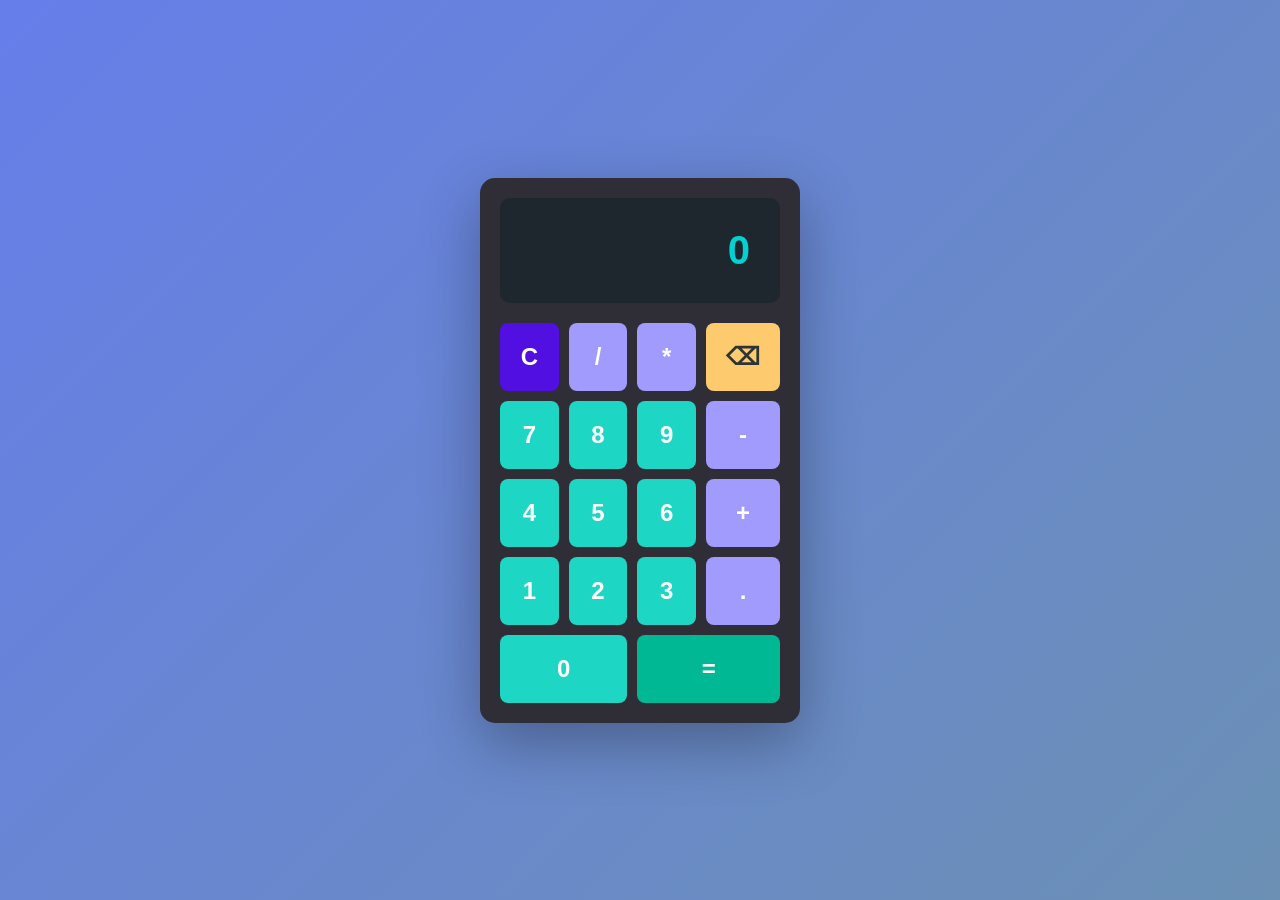
<file: index.html>
<!DOCTYPE html>
<html lang="en">
<head>
    <meta charset="UTF-8">
    <meta name="viewport" content="width=device-width, initial-scale=1.0">
    <title>Simple Calculator</title>
    <link rel="stylesheet" href="calculator.css">
</head>
<body>
    <div class="calculator">
        <div class="display">
            <input type="text" id="display" readonly value="0">
        </div>
        <div class="buttons">
            <button class="btn clear" onclick="clearDisplay()">C</button>
            <button class="btn operator" onclick="appendOperator('/')">/</button>
            <button class="btn operator" onclick="appendOperator('*')">*</button>
            <button class="btn delete" onclick="deleteLastChar()">⌫</button>

            <button class="btn" onclick="appendNumber('7')">7</button>
            <button class="btn" onclick="appendNumber('8')">8</button>
            <button class="btn" onclick="appendNumber('9')">9</button>
            <button class="btn operator" onclick="appendOperator('-')">-</button>

            <button class="btn" onclick="appendNumber('4')">4</button>
            <button class="btn" onclick="appendNumber('5')">5</button>
            <button class="btn" onclick="appendNumber('6')">6</button>
            <button class="btn operator" onclick="appendOperator('+')">+</button>

            <button class="btn" onclick="appendNumber('1')">1</button>
            <button class="btn" onclick="appendNumber('2')">2</button>
            <button class="btn" onclick="appendNumber('3')">3</button>
            <button class="btn operator" onclick="appendOperator('.')">.</button>

            <button class="btn zero" onclick="appendNumber('0')">0</button>
            <button class="btn equals" onclick="calculate()">=</button>
        </div>
    </div>

    <script src="calculator.js"></script>
</body>
</html>
</file>
<file: calculator.css>
* {
    margin: 0;
    padding: 0;
    box-sizing: border-box;
}

body {
    display: flex;
    justify-content: center;
    align-items: center;
    min-height: 100vh;
    background: linear-gradient(135deg, #667eea 0%, #6b90b4 100%);
    font-family: 'Arial', sans-serif;
}

.calculator {
    background-color: #2f2d36;
    border-radius: 15px;
    padding: 20px;
    box-shadow: 0 20px 60px rgba(0, 0, 0, 0.3);
    width: 320px;
}

.display {
    margin-bottom: 20px;
    background-color: #1e272e;
    border-radius: 10px;
    padding: 10px;
}

#display {
    width: 100%;
    padding: 20px;
    font-size: 2.5em;
    text-align: right;
    border: none;
    background-color: #1e272e;
    color: #00d2d3;
    font-weight: bold;
    border-radius: 5px;
    outline: none;
}

.buttons {
    display: grid;
    grid-template-columns: repeat(4, 1fr);
    gap: 10px;
}

.btn {
    padding: 20px;
    font-size: 1.5em;
    border: none;
    border-radius: 8px;
    background-color: #1ed6c4;
    color: white;
    cursor: pointer;
    font-weight: bold;
    transition: all 0.2s;
}

.btn:hover {
    background-color: #74b9ff;
    transform: scale(1.05);
}

.btn:active {
    transform: scale(0.98);
}

.btn.operator {
    background-color: #a29bfe;
    color: white;
}

.btn.operator:hover {
    background-color: #6c5ce7;
}

.btn.clear {
    background-color: #520fe1;
    grid-column: 1;
}

.btn.clear:hover {
    background-color: #e17055;
}

.btn.delete {
    background-color: #fdcb6e;
    color: #2d3436;
}

.btn.delete:hover {
    background-color: #f39c12;
}

.btn.zero {
    grid-column: span 2;
}

.btn.equals {
    background-color: #00b894;
    grid-column: span 2;
}

.btn.equals:hover {
    background-color: #55efc4;
    color: #2d3436;
}

@media (max-width: 480px) {
    .calculator {
        width: 90%;
    }

    .btn {
        padding: 15px;
        font-size: 1.2em;
    }

    #display {
        font-size: 2em;
        padding: 15px;
    }
}
</file>
